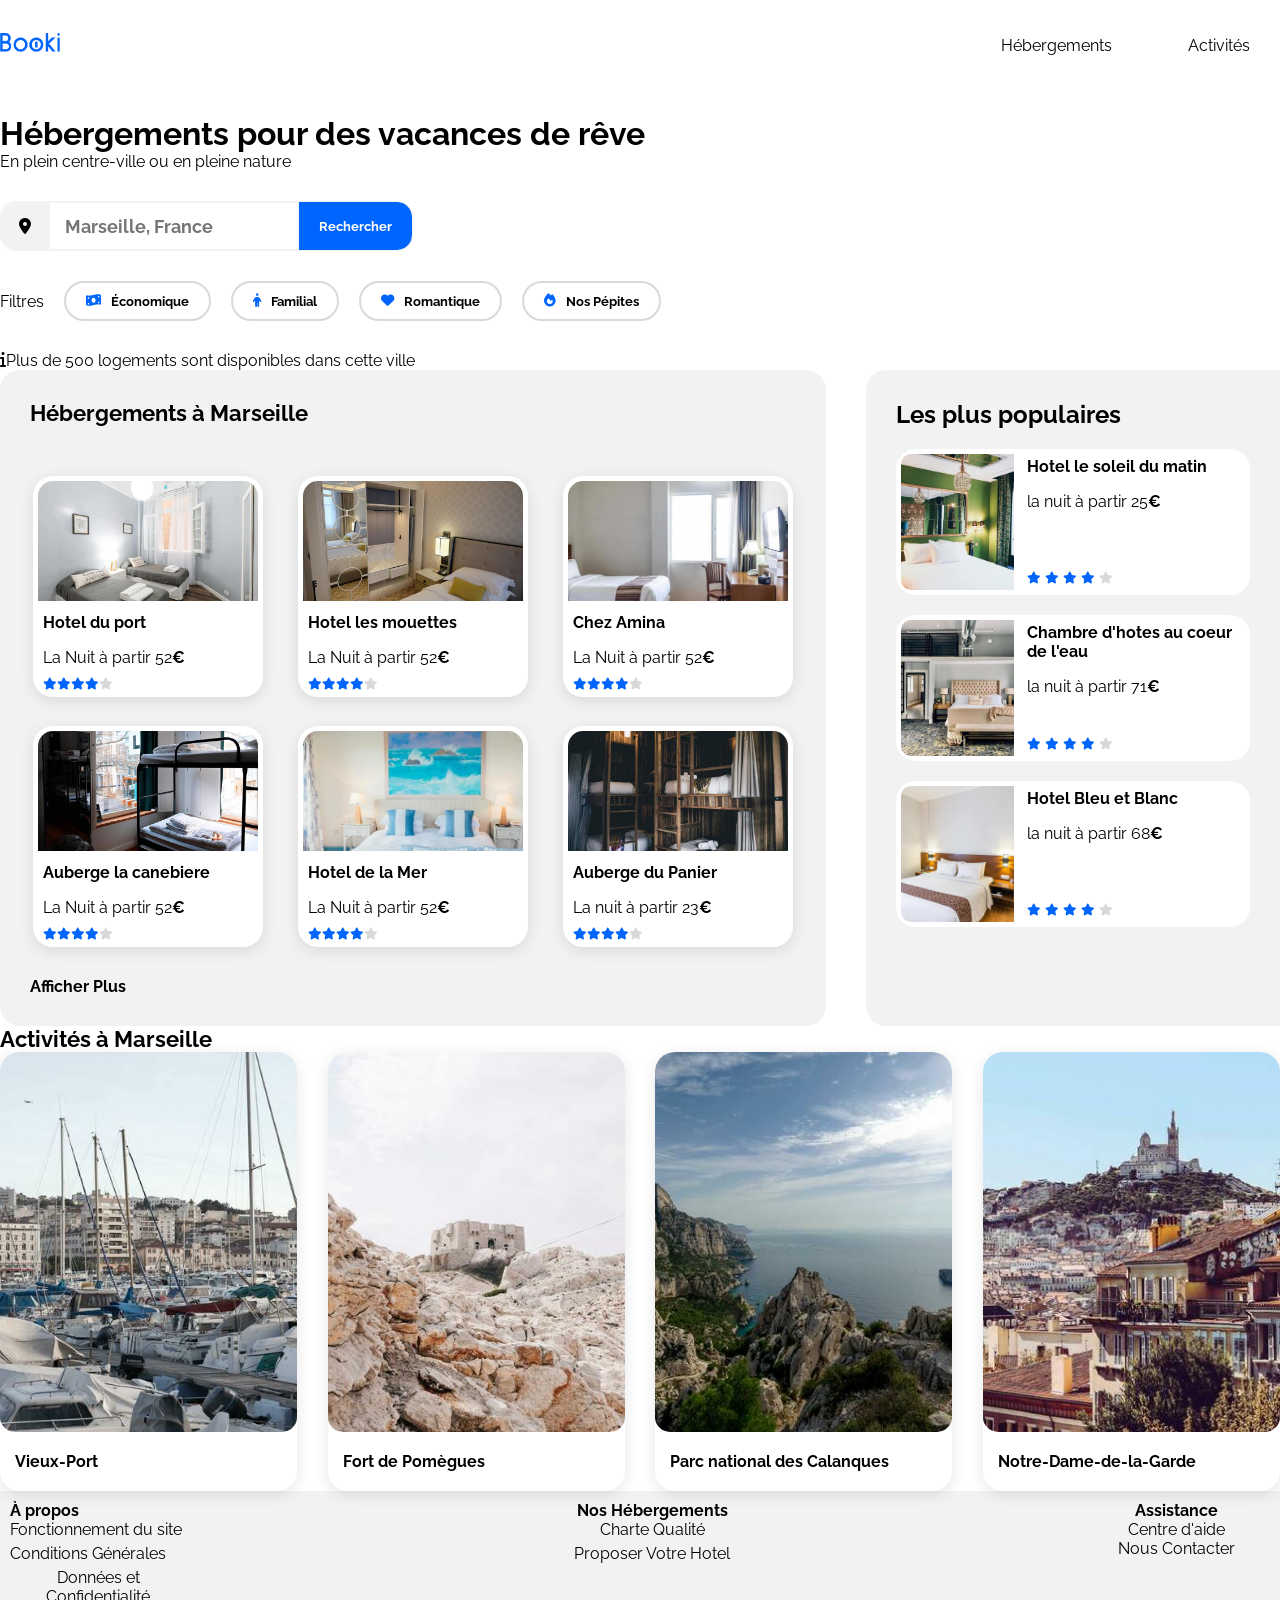
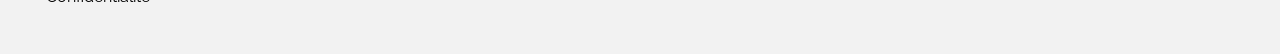
<file: Index.html>
<!doctype html>
<html lang="fr">
  <head>
    <meta charset="UTF-8" />
    <meta name="viewport" content="width=device-width, initial-scale=1.0" />
    <title>Booki</title>
    <link rel="preconnect" href="https://fonts.googleapis.com" />
    <link rel="preconnect" href="https://fonts.gstatic.com" crossorigin />
    <link
      href="https://fonts.googleapis.com/css2?family=Raleway:wght@400;500;700&display=swap"
      rel="stylesheet"
    />
    <link
      rel="stylesheet"
      href="https://cdnjs.cloudflare.com/ajax/libs/font-awesome/6.2.1/css/all.min.css"
      integrity="sha512-MV7K8+y+gLIBoVD59lQIYicR65iaqukzvf/nwasF0nqhPay5w/9lJmVM2hMDcnK1OnMGCdVK+iQrJ7lzPJQd1w=="
      crossorigin="anonymous"
      referrerpolicy="no-referrer"
    />
    <link rel="stylesheet" href="./style.css" />
  </head>
  <body>
    <header>
      <nav>
        <img src="images/logo/Booki.png" alt="Logo Booki" />
        <ul>
          <li><a href="#hebergements">Hébergements</a></li>
          <li><a href="#activites">Activités</a></li>
        </ul>
      </nav>
      <h1>Hébergements pour des vacances de rêve</h1>
      <p>En plein centre-ville ou en pleine nature</p>

      <form action="#" method="get" class="search-form">
        <div class="search-location-icon">
          <i class="fa-solid fa-location-dot"></i>
        </div>
        <input
          type="text"
          class="search-input"
          placeholder="Marseille, France"
          aria-label="Rechercher une ville"
        />

        <button type="submit" class="search-submit">
          <span class="submit-text">Rechercher</span>
          <i class="fa-solid fa-magnifying-glass search-mobile-icon"></i>
        </button>
      </form>
      <div class="filters">
        <span>Filtres</span>
        <button class="filter-btn">
          <i class="fa-solid fa-money-bill-wave"></i>Économique
        </button>
        <button class="filter-btn">
          <i class="fa-solid fa-person"></i>Familial
        </button>
        <button class="filter-btn">
          <i class="fa-solid fa-heart"></i>Romantique
        </button>
        <button class="filter-btn">
          <i class="fa-solid fa-fire"></i>Nos Pépites
        </button>
      </div>
      <div class="search-info">
        <i class="fa-solid fa-info"></i>
        <p>Plus de 500 logements sont disponibles dans cette ville</p>
      </div>
    </header>
    <main>
      <section class="hebergements" id="hebergements">
        <div class="hebergements-and-populaires">
          <div class="hebergement-container">
            <h2 class="section-title">Hébergements à Marseille</h2>
            <div class="Cartes-hebergements">
              <div class="hebergements-cards">
                <img
                  class="Port"
                  src="./images/hebergements/fred-kleber.jpg"
                  alt="Chambre avec lit double"
                />
                <h3 class="card-title">Hotel du port</h3>
                <p class="card-subtitle">
                  La Nuit à partir 52<strong>€</strong>
                </p>
                <div class="card-rating">
                  <i class="fa-xs fa-solid fa-star" aria-hidden="true"></i>
                  <i class="fa-xs fa-solid fa-star" aria-hidden="true"></i>
                  <i class="fa-xs fa-solid fa-star" aria-hidden="true"></i>
                  <i class="fa-xs fa-solid fa-star" aria-hidden="true"></i>
                  <i
                    class="fa-xs fa-solid fa-star neutral-star"
                    aria-hidden="true"
                  ></i>
                </div>
              </div>
              <div class="hebergements-cards">
                <img
                  class="Mouettes"
                  src="./images/hebergements/reisetopia.jpg"
                  alt="Chambre avec lit double"
                />
                <h3 class="card-title">Hotel les mouettes</h3>
                <p class="card-subtitle">
                  La Nuit à partir 52<strong>€</strong>
                </p>
                <div class="card-rating">
                  <i class="fa-xs fa-solid fa-star" aria-hidden="true"></i>
                  <i class="fa-xs fa-solid fa-star" aria-hidden="true"></i>
                  <i class="fa-xs fa-solid fa-star" aria-hidden="true"></i>
                  <i class="fa-xs fa-solid fa-star" aria-hidden="true"></i>
                  <i
                    class="fa-xs fa-solid fa-star neutral-star"
                    aria-hidden="true"
                  ></i>
                </div>
              </div>
              <div class="hebergements-cards">
                <img
                  class="Amina"
                  src="./images/hebergements/febrian-zakaria.jpg"
                  alt="Chambre avec lit double"
                />
                <h3 class="card-title">Chez Amina</h3>
                <p class="card-subtitle">
                  La Nuit à partir 52<strong>€</strong>
                </p>
                <div class="card-rating">
                  <i class="fa-xs fa-solid fa-star" aria-hidden="true"></i>
                  <i class="fa-xs fa-solid fa-star" aria-hidden="true"></i>
                  <i class="fa-xs fa-solid fa-star" aria-hidden="true"></i>
                  <i class="fa-xs fa-solid fa-star" aria-hidden="true"></i>
                  <i
                    class="fa-xs fa-solid fa-star neutral-star"
                    aria-hidden="true"
                  ></i>
                </div>
              </div>
              <div class="hebergements-cards">
                <img
                  class="Canebiere"
                  src="./images/hebergements/marcus-loke.jpg"
                  alt="Chambre avec lit double"
                />
                <h3 class="card-title">Auberge la canebiere</h3>
                <p class="card-subtitle">
                  La Nuit à partir 52<strong>€</strong>
                </p>
                <div class="card-rating">
                  <i class="fa-xs fa-solid fa-star" aria-hidden="true"></i>
                  <i class="fa-xs fa-solid fa-star" aria-hidden="true"></i>
                  <i class="fa-xs fa-solid fa-star" aria-hidden="true"></i>
                  <i class="fa-xs fa-solid fa-star" aria-hidden="true"></i>
                  <i
                    class="fa-xs fa-solid fa-star neutral-star"
                    aria-hidden="true"
                  ></i>
                </div>
              </div>
              <div class="hebergements-cards">
                <img
                  class="cestlamer"
                  src="images/hebergements/annie-spratt.jpg"
                  alt="chambre tout court"
                />
                <h3 class="card-title">Hotel de la Mer</h3>
                <p class="card-subtitle">
                  La Nuit à partir 52<strong>€</strong>
                </p>
                <div class="card-rating">
                  <i class="fa-xs fa-solid fa-star" aria-hidden="true"></i>
                  <i class="fa-xs fa-solid fa-star" aria-hidden="true"></i>
                  <i class="fa-xs fa-solid fa-star" aria-hidden="true"></i>
                  <i class="fa-xs fa-solid fa-star" aria-hidden="true"></i>
                  <i
                    class="fa-xs fa-solid fa-star neutral-star"
                    aria-hidden="true"
                  ></i>
                </div>
              </div>
              <div class="hebergements-cards">
                <img
                  class="Auberge"
                  src="images/hebergements/nicate-lee.jpg"
                  alt="Auberge"
                />
                <h3 class="card-title">Auberge du Panier</h3>
                <p class="card-subtitle">
                  La nuit à partir 23<strong>€</strong>
                </p>
                <div class="card-rating">
                  <i class="fa-xs fa-solid fa-star" aria-hidden="true"></i>
                  <i class="fa-xs fa-solid fa-star" aria-hidden="true"></i>
                  <i class="fa-xs fa-solid fa-star" aria-hidden="true"></i>
                  <i class="fa-xs fa-solid fa-star" aria-hidden="true"></i>
                  <i
                    class="fa-xs fa-solid fa-star neutral-star"
                    aria-hidden="true"
                  ></i>
                </div>
              </div>
            </div>
            <p><strong>Afficher Plus</strong></p>
          </div>
          <div class="populaires-container">
            <h2 class="titre-populaire">Les plus populaires</h2>
            <div class="populaire-carte-container">
              <div class="populary-card">
                <img
                  class="lesoleil"
                  src="images/hebergements/emile-guillemot.jpg"
                  alt="Soleil"
                />
                <div class="content-populary-card">
                  <div>
                    <h3 class="card-title-populary">
                      Hotel le soleil du matin
                    </h3>
                    <p class="card-subtitle-populary">
                      la nuit à partir 25<strong>€</strong>
                    </p>
                  </div>
                  <div class="card-rating-populary">
                    <i class="fa-xs fa-solid fa-star" aria-hidden="true"></i>
                    <i class="fa-xs fa-solid fa-star" aria-hidden="true"></i>
                    <i class="fa-xs fa-solid fa-star" aria-hidden="true"></i>
                    <i class="fa-xs fa-solid fa-star" aria-hidden="true"></i>
                    <i
                      class="fa-xs fa-solid fa-star neutral-star"
                      aria-hidden="true"
                    ></i>
                  </div>
                </div>
              </div>
              <div class="populary-card">
                <img
                  class="Coeur"
                  src="images/hebergements/aw-creative.jpg"
                  alt="Bois"
                />
                <div class="content-populary-card">
                  <div>
                    <h3 class="card-title-populary">
                      Chambre d'hotes au coeur de l'eau
                    </h3>
                    <p class="card-subtitle-populary">
                      la nuit à partir 71<strong>€</strong>
                    </p>
                  </div>
                  <div class="card-rating-populary">
                    <i class="fa-xs fa-solid fa-star" aria-hidden="true"></i>
                    <i class="fa-xs fa-solid fa-star" aria-hidden="true"></i>
                    <i class="fa-xs fa-solid fa-star" aria-hidden="true"></i>
                    <i class="fa-xs fa-solid fa-star" aria-hidden="true"></i>
                    <i
                      class="fa-xs fa-solid fa-star neutral-star"
                      aria-hidden="true"
                    ></i>
                  </div>
                </div>
              </div>
              <div class="populary-card">
                <img
                  class="Blanc"
                  src="images/hebergements/febrian-zakaria2.jpg"
                  alt="Bleu"
                />
                <div class="content-populary-card">
                  <div>
                    <h3 class="card-title-populary">
                      <strong>Hotel Bleu et Blanc</strong>
                    </h3>
                    <p class="card-subtitle-populary">
                      la nuit à partir 68<strong>€</strong>
                    </p>
                  </div>
                  <div class="card-rating-populary">
                    <i class="fa-xs fa-solid fa-star" aria-hidden="true"></i>
                    <i class="fa-xs fa-solid fa-star" aria-hidden="true"></i>
                    <i class="fa-xs fa-solid fa-star" aria-hidden="true"></i>
                    <i class="fa-xs fa-solid fa-star" aria-hidden="true"></i>
                    <i
                      class="fa-xs fa-solid fa-star neutral-star"
                      aria-hidden="true"
                    ></i>
                  </div>
                </div>
              </div>
            </div>
          </div>
        </div>
      </section>
      <section class="activities" id="activites">
        <h2 class="section-title">Activités à Marseille</h2>
        <div class="activities-grid">
          <a href="#" class="activity-card">
            <img src="images/activites/reno-laithienne.jpg" alt="Vieux Port" />
            <div class="activity-card-content">
              <h3>Vieux-Port</h3>
            </div>
          </a>
          <a href="#" class="activity-card">
            <img
              src="images/activites/paul-hermann.jpg"
              alt="Fort de Pomègues"
            />
            <div class="activity-card-content">
              <h3>Fort de Pomègues</h3>
            </div>
          </a>
          <a href="#" class="activity-card">
            <img
              src="images/activites/kilyan-sockalingum.jpg"
              alt="Parc national des Calanques"
            />
            <div class="activity-card-content">
              <h3>Parc national des Calanques</h3>
            </div>
          </a>
          <a href="#" class="activity-card">
            <img
              src="images/activites/florian-wehde.jpg"
              alt="Notre-Dame-de-la-Garde"
            />
            <div class="activity-card-content">
              <h3>Notre-Dame-de-la-Garde</h3>
            </div>
          </a>
        </div>
      </section>
    </main>
    <footer>
      <article class="Footer-end">
        <div class="Website-end1">
          <p><strong>À propos</strong></p>
          <ul>
            <li><a href="#">Fonctionnement du site</a></li>
            <li><a href="#">Conditions Générales</a></li>
            <li><a href="#">Données et Confidentialité</a></li>
          </ul>
        </div>
        <div class="Website-end2">
          <p><strong>Nos Hébergements</strong></p>
          <ul>
            <li><a href="#">Charte Qualité</a></li>
            <li><a href="#">Proposer Votre Hotel</a></li>
          </ul>
        </div>
        <div class="Website-end3">
          <p><strong>Assistance</strong></p>
          <ul>
            <li><a href="#">Centre d'aide</a></li>
            <li><a href="#">Nous Contacter</a></li>
          </ul>
        </div>
      </article>
    </footer>
  </body>
</html>
</file>
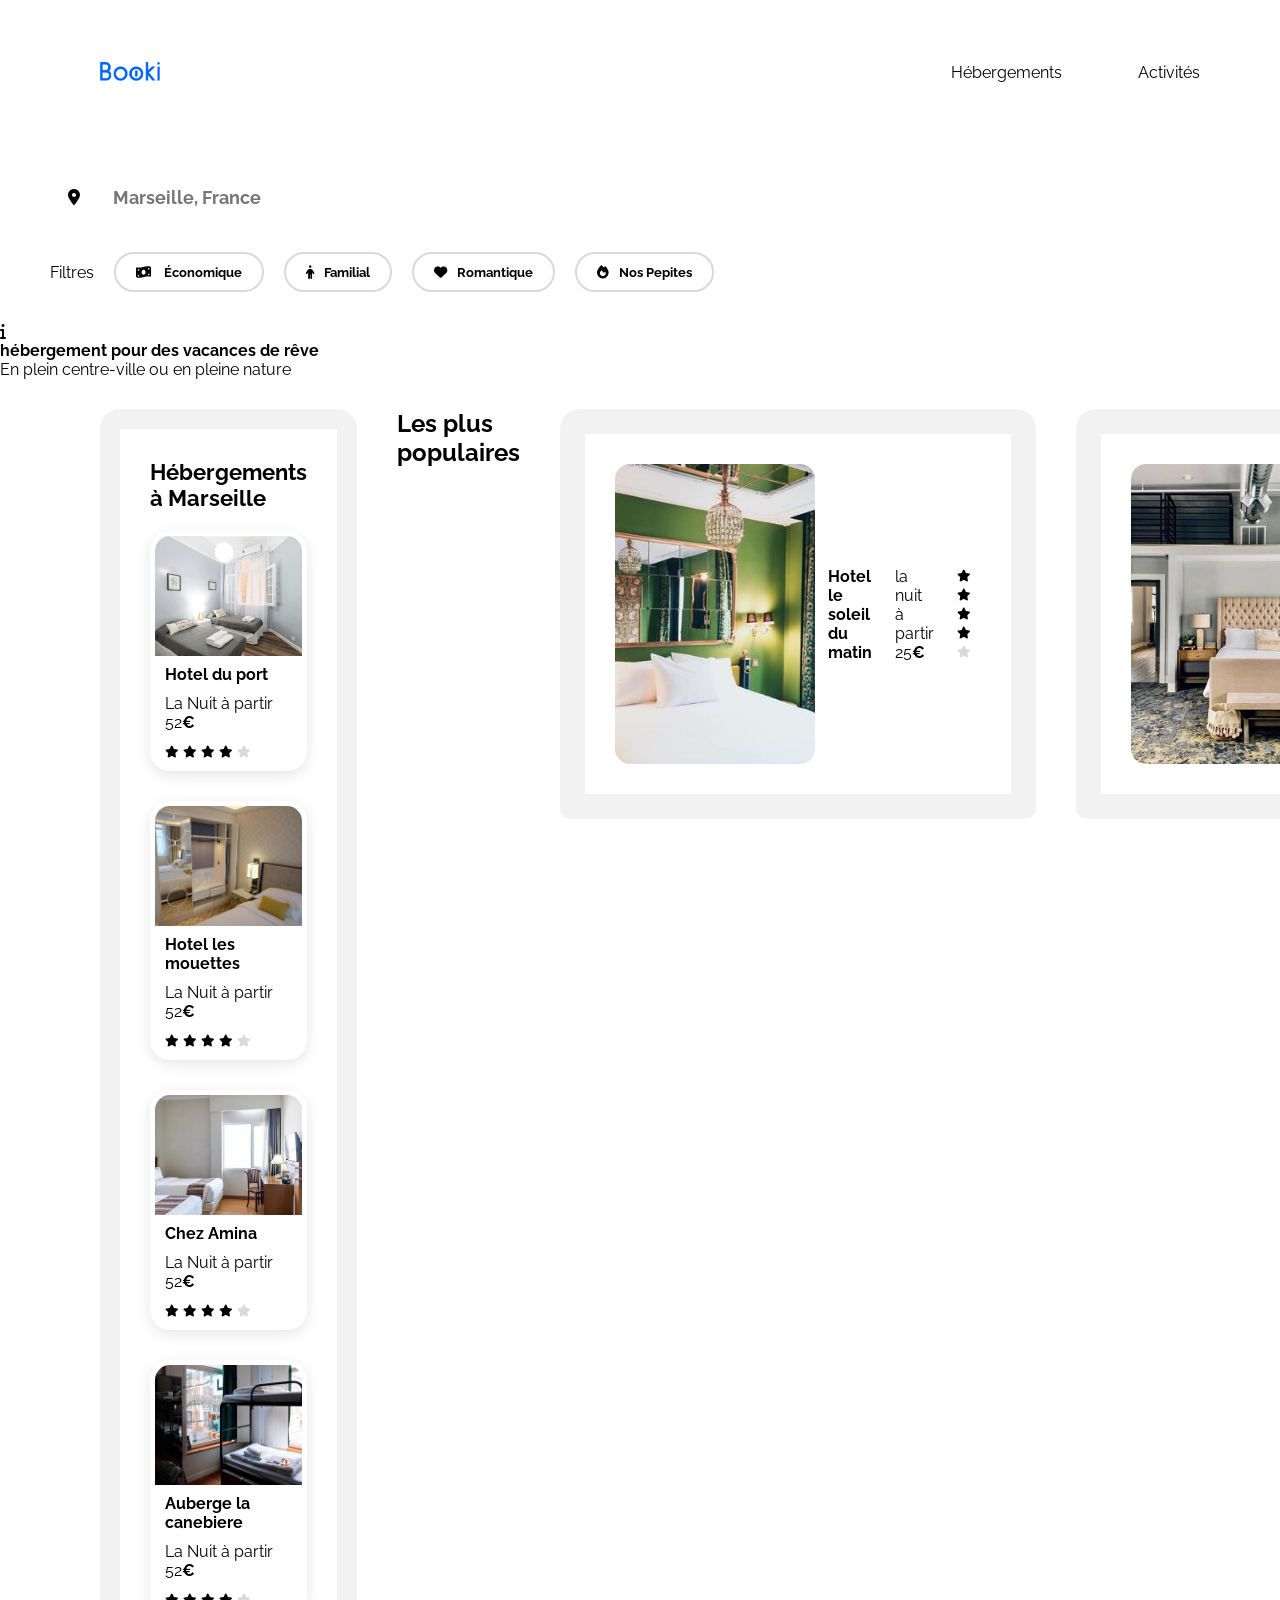
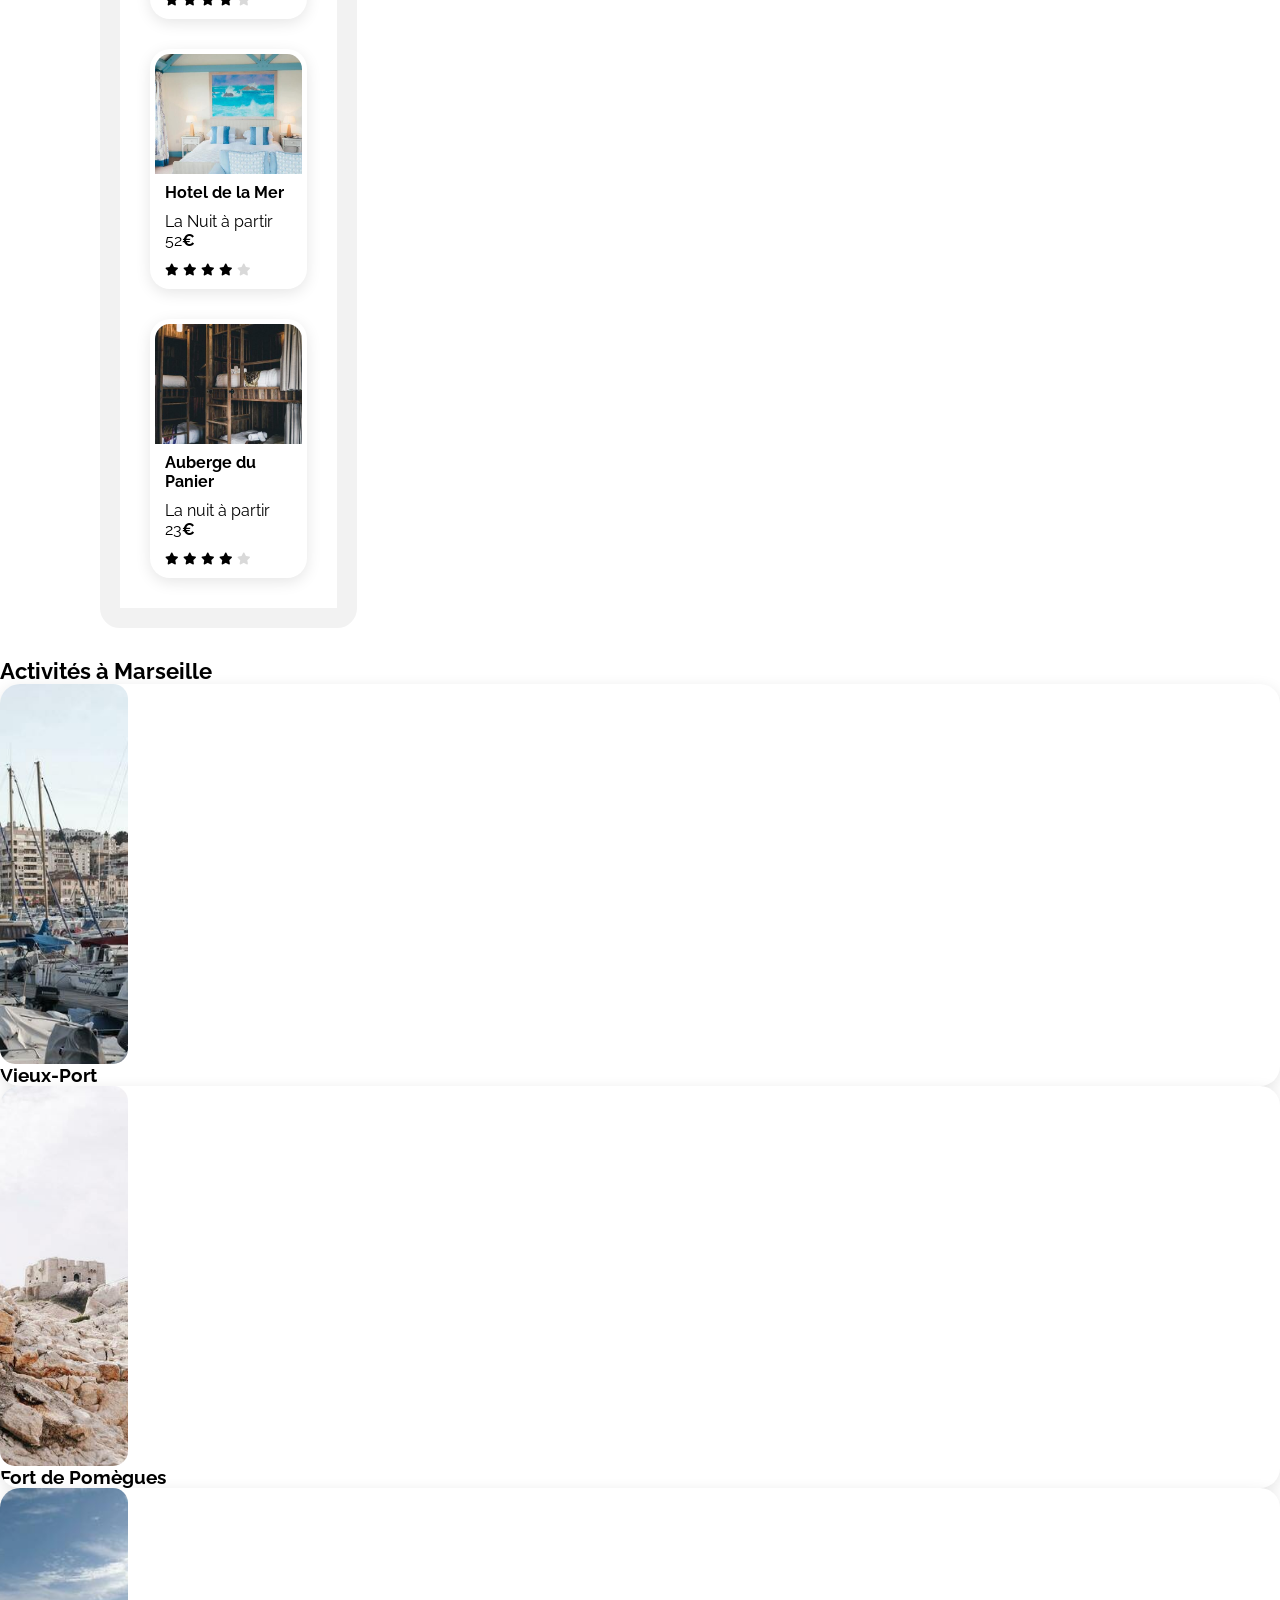
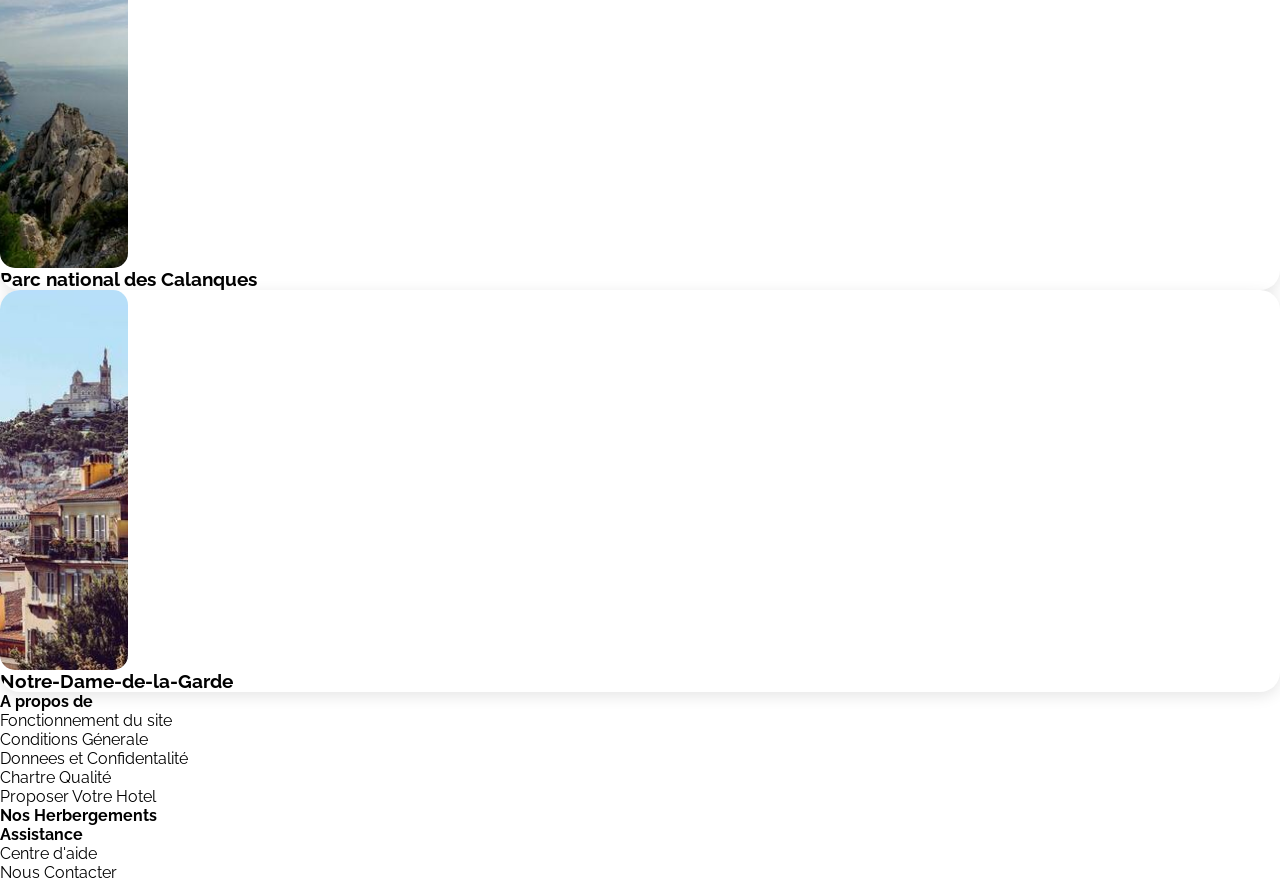
<file: test.html>
<!doctype html>
<html lang="fr">
  <head>
    <meta charset="UTF-8" />
    <meta name="viewport" content="width=device-width, initial-scale=1.0" />
    <title>Booki</title>
    <link rel="preconnect" href="https://fonts.googleapis.com" />
    <link rel="preconnect" href="https://fonts.gstatic.com" crossorigin />
    <link
      href="https://fonts.googleapis.com/css2?family=Raleway:wght@400;500;700&display=swap"
      rel="stylesheet"
    />
    <link
      rel="stylesheet"
      href="https://cdnjs.cloudflare.com/ajax/libs/font-awesome/6.2.1/css/all.min.css"
      integrity="sha512-MV7K8+y+gLIBoVD59lQIYicR65iaqukzvf/nwasF0nqhPay5w/9lJmVM2hMDcnK1OnMGCdVK+iQrJ7lzPJQd1w=="
      crossorigin="anonymous"
      referrerpolicy="no-referrer"
    />
    <link rel="stylesheet" href="./test.css" />
  </head>

  <body>
    <header>
      <nav>
        <img src="images/logo/Booki.png" alt="Logo Booki" />
        <ul>
          <li><a href="#hebergements">Hébergements</a></li>
          <li><a href="#activites">Activités</a></li>
        </ul>
      </nav>
      <form action="#" method="get" class="search-form">
        <div class="search-location-icon">
          <i class="fa-solid fa-location-dot"></i>
        </div>

        <input
          type="text"
          class="search-input"
          placeholder="Marseille, France"
          aria-label="Rechercher une ville"
        />

        <button type="submit" class="search-submit">
          <span class="submit-text">Rechercher</span>
          <i class="fa-solid fa-magnifying-glass search-mobile-icon"></i>
        </button>
      </form>
      <div class="filters">
        <span>Filtres</span>
        <button class="filter-btn">
          <i class="fa-solid fa-money-bill-wave"></i>
          Économique
        </button>
        <button class="filter-btn">
          <i class="fa-solid fa-person"></i>Familial
        </button>
        <button class="filter-btn">
          <i class="fa-solid fa-heart"></i>Romantique
        </button>
        <button class="filter-btn">
          <i class="fa-solid fa-fire"></i>Nos Pepites
        </button>
      </div>
    </header>

    <main>
      <section class="search-section">
        <i class="fa-solid fa-info"></i>
        <p><strong>hébergement pour des vacances de rêve</strong></p>
        <p>En plein centre-ville ou en pleine nature</p>
      </section>
      <section class="hebergements" id="hebergements">
        <div class="hebergements-and-populaires">
          <div class="hebergement-container">
            <h1 class="section-title">Hébergements à Marseille</h1>
            <div class="Cartes-hebergements">
              <div class="hebergements-cards">
                <img
                  class="Port"
                  src="./images/hebergements/fred-kleber.jpg"
                  alt="Chambre avec lit double"
                />
                <h3 class="card-title">Hotel du port</h3>
                <p class="card-subtitle">
                  La Nuit à partir 52<strong>€</strong>
                </p>
                <div class="card-rating">
                  <i class="fa-xs fa-solid fa-star" aria-hidden="true"></i>
                  <i class="fa-xs fa-solid fa-star" aria-hidden="true"></i>
                  <i class="fa-xs fa-solid fa-star" aria-hidden="true"></i>
                  <i class="fa-xs fa-solid fa-star" aria-hidden="true"></i>
                  <i
                    class="fa-xs fa-solid fa-star neutral-star"
                    aria-hidden="true"
                  ></i>
                </div>
              </div>
              <div class="hebergements-cards">
                <img
                  class="Mouettes"
                  src="./images/hebergements/reisetopia.jpg"
                  alt="Chambre avec lit double"
                />
                <h3 class="card-title">Hotel les mouettes</h3>
                <p class="card-subtitle">
                  La Nuit à partir 52<strong>€</strong>
                </p>
                <div class="card-rating">
                  <i class="fa-xs fa-solid fa-star" aria-hidden="true"></i>
                  <i class="fa-xs fa-solid fa-star" aria-hidden="true"></i>
                  <i class="fa-xs fa-solid fa-star" aria-hidden="true"></i>
                  <i class="fa-xs fa-solid fa-star" aria-hidden="true"></i>
                  <i
                    class="fa-xs fa-solid fa-star neutral-star"
                    aria-hidden="true"
                  ></i>
                </div>
              </div>
              <div class="hebergements-cards">
                <img
                  class="Amina"
                  src="./images/hebergements/febrian-zakaria.jpg"
                  alt="Chambre avec lit double"
                />
                <h3 class="card-title">Chez Amina</h3>
                <p class="card-subtitle">
                  La Nuit à partir 52<strong>€</strong>
                </p>
                <div class="card-rating">
                  <i class="fa-xs fa-solid fa-star" aria-hidden="true"></i>
                  <i class="fa-xs fa-solid fa-star" aria-hidden="true"></i>
                  <i class="fa-xs fa-solid fa-star" aria-hidden="true"></i>
                  <i class="fa-xs fa-solid fa-star" aria-hidden="true"></i>
                  <i
                    class="fa-xs fa-solid fa-star neutral-star"
                    aria-hidden="true"
                  ></i>
                </div>
              </div>
              <div class="hebergements-cards">
                <img
                  class="Canebiere"
                  src="./images/hebergements/marcus-loke.jpg"
                  alt="Chambre avec lit double"
                />
                <h3 class="card-title">Auberge la canebiere</h3>
                <p class="card-subtitle">
                  La Nuit à partir 52<strong>€</strong>
                </p>
                <div class="card-rating">
                  <i class="fa-xs fa-solid fa-star" aria-hidden="true"></i>
                  <i class="fa-xs fa-solid fa-star" aria-hidden="true"></i>
                  <i class="fa-xs fa-solid fa-star" aria-hidden="true"></i>
                  <i class="fa-xs fa-solid fa-star" aria-hidden="true"></i>
                  <i
                    class="fa-xs fa-solid fa-star neutral-star"
                    aria-hidden="true"
                  ></i>
                </div>
              </div>
              <div class="hebergements-cards">
                <img
                  class="cestlamer"
                  src="images/hebergements/annie-spratt.jpg"
                  alt="chambre tout court"
                />
                <h3 class="card-title">Hotel de la Mer</h3>
                <p class="card-subtitle">
                  La Nuit à partir 52<strong>€</strong>
                </p>
                <div class="card-rating">
                  <i class="fa-xs fa-solid fa-star" aria-hidden="true"></i>
                  <i class="fa-xs fa-solid fa-star" aria-hidden="true"></i>
                  <i class="fa-xs fa-solid fa-star" aria-hidden="true"></i>
                  <i class="fa-xs fa-solid fa-star" aria-hidden="true"></i>
                  <i
                    class="fa-xs fa-solid fa-star neutral-star"
                    aria-hidden="true"
                  ></i>
                </div>
              </div>
              <div class="hebergements-cards">
                <img
                  class="Auberge"
                  src="images/hebergements/nicate-lee.jpg"
                  alt="Auberge"
                />
                <h3 class="card-title">Auberge du Panier</h3>
                <p class="card-subtitle">
                  La nuit à partir 23<strong>€</strong>
                </p>
                <div class="card-rating">
                  <i class="fa-xs fa-solid fa-star" aria-hidden="true"></i>
                  <i class="fa-xs fa-solid fa-star" aria-hidden="true"></i>
                  <i class="fa-xs fa-solid fa-star" aria-hidden="true"></i>
                  <i class="fa-xs fa-solid fa-star" aria-hidden="true"></i>
                  <i
                    class="fa-xs fa-solid fa-star neutral-star"
                    aria-hidden="true"
                  ></i>
                </div>
              </div>
            </div>
          </div>
          <h2 class="titre-populaire">Les plus populaires</h2>
          <div class="populary-card">
            <img
              class="lesoleil"
              src="images/hebergements/emile-guillemot.jpg"
              alt="Soleil"
            />
            <h3 class="card-title">Hotel le soleil du matin</h3>
            <p class="card-subtitle">la nuit à partir 25<strong>€</strong></p>
            <div class="card-rating">
              <i class="fa-xs fa-solid fa-star" aria-hidden="true"></i>
              <i class="fa-xs fa-solid fa-star" aria-hidden="true"></i>
              <i class="fa-xs fa-solid fa-star" aria-hidden="true"></i>
              <i class="fa-xs fa-solid fa-star" aria-hidden="true"></i>
              <i
                class="fa-xs fa-solid fa-star neutral-star"
                aria-hidden="true"
              ></i>
            </div>
          </div>
          <div class="populary-card">
            <img
              class="Coeur"
              src="images/hebergements/aw-creative.jpg"
              alt="Bois"
            />
            <div class="content-populary-card">
              <h3 class="card-title">Chambre d'hotes au coeur de l'eau</h3>
              <p class="card-subtitle">la nuit à partir 71<strong>€</strong></p>
              <div class="card-rating">
                <i class="fa-xs fa-solid fa-star" aria-hidden="true"></i>
                <i class="fa-xs fa-solid fa-star" aria-hidden="true"></i>
                <i class="fa-xs fa-solid fa-star" aria-hidden="true"></i>
                <i class="fa-xs fa-solid fa-star" aria-hidden="true"></i>
                <i
                  class="fa-xs fa-solid fa-star neutral-star"
                  aria-hidden="true"
                ></i>
              </div>
            </div>
          </div>
          <div class="populary-card">
            <img
              class="Blanc"
              src="images/hebergements/febrian-zakaria2.jpg"
              alt="Bleu"
            />
            <p class="card-title">Hotel Bleu et Blanc</p>
            <p class="card-subtitle">la nuit à partir 68<strong>€</strong></p>
            <div class="card-rating">
              <i class="fa-xs fa-solid fa-star" aria-hidden="true"></i>
              <i class="fa-xs fa-solid fa-star" aria-hidden="true"></i>
              <i class="fa-xs fa-solid fa-star" aria-hidden="true"></i>
              <i class="fa-xs fa-solid fa-star" aria-hidden="true"></i>
              <i
                class="fa-xs fa-solid fa-star neutral-star"
                aria-hidden="true"
              ></i>
            </div>
          </div>
        </div>
      </section>
      <section class="activities" id="activites">
        <h2 class="section-title">Activités à Marseille</h2>
        <div class="activities-grid">
          <a href="#" class="activity-card">
            <img src="images/activites/reno-laithienne.jpg" alt="Vieux Port" />
            <div class="activity-card-content">
              <h3>Vieux-Port</h3>
            </div>
          </a>
          <a href="#" class="activity-card">
            <img
              src="images/activites/paul-hermann.jpg"
              alt="Fort de Pomègues"
            />
            <div class="activity-card-content">
              <h3>Fort de Pomègues</h3>
            </div>
          </a>
          <a href="#" class="activity-card">
            <img
              src="images/activites/kilyan-sockalingum.jpg"
              alt="Parc national des Calanques"
            />
            <div class="activity-card-content">
              <h3>Parc national des Calanques</h3>
            </div>
          </a>
          <a href="#" class="activity-card">
            <img
              src="images/activites/florian-wehde.jpg"
              alt="Notre-Dame-de-la-Garde"
            />
            <div class="activity-card-content">
              <h3>Notre-Dame-de-la-Garde</h3>
            </div>
          </a>
        </div>
      </section>
    </main>
    <footer>
      <p><strong>A propos de</strong></p>
      <ul>
        <li>Fonctionnement du site</li>
        <li>Conditions Génerale</li>
        <li>Donnees et Confidentalité</li>
      </ul>
      <ul>
        <li>Chartre Qualité</li>
        <li>Proposer Votre Hotel</li>
      </ul>
      <p><strong>Nos Herbergements</strong></p>
      <p><strong>Assistance</strong></p>
      <ul>
        <li>Centre d'aide</li>
        <li>Nous Contacter</li>
      </ul>
    </footer>
  </body>
</html>
</file>
<file: style.css>
/* Variables de couleurs officielles */

:root {
    --main-color: #0065FC;
    --main-bg-color: #F2F2F2;
    --filter-bg-color: #DEEBFF;
}
*{
    box-sizing: border-box;
    list-style: none;
    font-family: "Raleway", sans-serif;
    margin: 0;
    padding: 0;
}
body {
    min-height: 100vh;
    max-width: 1440px;
    min-width: 320px;
    margin: 0 auto;
}
    
   
 h3 {
    font-size: 1rem;
 }   


.search-form {
    display: inline-flex; /* Aligne l'icône, l'input et le bouton */
    border: 1px solid var(--main-bg-color);
    border-radius: 15px;
    height: 50px;
    overflow: hidden;
    margin: 30px 0px;
    
}
.search-location-icon {
    background-color: var(--main-bg-color);
    padding: 0 18px;
    display: flex;
    align-items: center;
    justify-content: center;
    border-radius: 15px 0 0 15px;
}
.search-input {
    border: 1px solid var(--main-bg-color);
    padding: 0 15px;
    font-weight: bold;
    font-size: 18px;
    outline: none;
    width: 250px;
}
.search-submit {
    background-color: var(--main-color);
    color: white;
    border: none;
    padding: 0 20px;
    cursor: pointer;
    font-weight: bold;
    border-radius: 0 15px 15px 0;
}
.search-submit:hover{
    background-color: var(--main-bg-color);
    border: 1px solid var(--filter-bg-color);
    color: var(--main-color);
    }


.search-mobile-icon {
    display: none;
}

a{
    text-decoration: none;
    color: inherit;


}
.card-rating {
    color: var(--main-color);
    display: flex; 
}
.content-soleil{
    display: flex;

}

.populary-card {

    display: flex;
    gap: 3px;
    background-color: white;
    box-sizing: border-box;
    border-radius: 20px;
    
    
}  

.activities-grid {
    display: flex;    
    flex-direction: row;    
    justify-content: space-between;
}

.search-info{
    display: flex;
    text-align: center;
}









nav{
    display: flex;
    align-items: center;
    justify-content: space-between;
    padding-bottom: 30px;
}
nav img{
    width: auto;
    height: 19px;
}
nav ul{
    display: flex;
    gap: 16px;
    list-style: none;
    border-top: 3px solid transparent;
}
nav ul li{
    padding: 30px;
    border-top: 3px solid transparent;

}
nav li:hover{
    cursor: pointer;
    border-top: 3px solid var(--main-color);
    color: var(--main-color);
}
.populaire-carte-container{
    display: flex;
    gap: 20px;
    flex-direction: column;


}

.filters{
    display: flex;
    align-items: center;
    gap: 20px;
    margin-bottom: 30px;
}
.filter-btn{
    display: flex;
    align-items: center;
    background: none;
    font-weight: bold;
    padding: 10px 20px;
    border-radius: 25px;
    border: 2px solid #d9d9d9;
    transition: 0.3s;
    cursor: pointer;
}
.filter-btn i{
    color: var(--main-color);
    margin-right: 10px;
}

.filter-btn:hover{
    cursor: pointer;
    background-color: var(--filter-bg-color);
    color: var(--main-color);
}
.fa-solid fa-info{
    border: 2px solid black;
    border-radius: 25px;

}

a {
    color: inherit;
    text-decoration: none;
}

.section-title {
    margin: 0;
    font-size: 22px;
}

/* Correction du logo */
.headerimg {
    height: 19px;
    padding: 30px 0;
}

/* Styles des cartes (commun) */
.card {
    background-color: white;
    border-radius: 20px;
    padding: 5px;
    filter: drop-shadow(0px 3px 15px rgba(0, 0, 0, 0.1));
}

.card img {
    object-fit: cover;
    border-top-left-radius: 20px;
}



.euro {
    font-weight: 700;
}

/* Couleur des étoiles */
.fa-star {
    color: #0065FC;

}

.neutral-star {
    color: var(--main-bg-color) !important;
}

/****** Hebergements And +Populaires ***********/

.hebergements-and-populaires {
    gap: 40px; 
    display: flex;
    justify-content: space-between;
}



.Cartes-hebergements{
    display: flex;
    flex-wrap: wrap;
    justify-content: space-around;
    gap: 29px;
    margin-top: 20px;
    cursor: pointer;
}

.Cartes-hebergements :hover{
    opacity: 1;
}
.hebergements-cards:hover {
    transform: scale(1.03);
    transition: transform 0.5s;
}

.hebergements-cards{
    padding: 5px;
    background-color: white;
    border-radius: 20px;
    box-shadow: 0px 4px 15px rgba(0, 0, 0, 0.1);
    min-width: 30%;
    

}
.hebergement-container{
    width: 66%;
    display: flex;
    flex-direction: column;
    gap: 30px;
    align-items: flex-start;
    background-color: #F2F2F2;
    border-radius: 20px;
    box-sizing: border-box;
    margin: 0 auto;
    padding: 30px;  

}

.hebergements-cards img {
    width: 100%;
    height: 120px; 
    object-fit: cover;
    border-radius: 15px 15px 0 0;

}
.card-title, .card-subtitle, .card-rating{
    padding : 8px 5px;
}

.card-title-populary, .card-subtitle-populary, .card-rating-populary{
    padding : 8px 5px;
}

.hebergements-and-populaires section {
    background-color: var(--main-bg-color);
    border-radius: 20px;
    padding: 30px;
    
}
.populary-container{
    width: 34%;
}


.populary-card img{
    display: flex;
    height: 146px;
    width: 123px;
    justify-content: center;
    align-items: center;
    object-fit: cover;
    border-radius: 15px 0 0 15px;
    box-sizing: border-box;
    padding: 5px;
}
/****** Hebergements ***********/







/****** Populaires ***********/
.populaires-container{
    display: flex;
    gap: 20px;
    width: 33%;
    background-color: var(--main-bg-color);
    border-top-left-radius: 20px;
    border-bottom-left-radius: 20px;
    flex-direction: column;
    padding: 30px;

    
}
.content-populary-card{
    display: flex;
    flex-direction: column;
    justify-content: space-between;


}
.h2.titre-populaire {
    padding: 10px;

}

.populaires {
    width: 35%;
}

.populaires-title {
    display: flex;
    justify-content: space-between;
    align-items: center;
}

.populaires-cards .card {
    display: flex;
    margin-top: 33px;
    height: 144px; /* Hauteur fixe pour les cartes populaires */
}

.populaires-cards img {
    width: 33%;
    height: 140px;
    border-bottom-left-radius: 20px;
    object-fit: cover;

}

.populary-card:hover{
    cursor: pointer;
    box-shadow: 0px 8px 20px rgba(0, 0, 0, 0.15);
    transform: scale(1.02);
}

.populaires-cards .card-content {
    width: 67%;
    padding: 15px;
    display: flex;
    flex-direction: column;
    justify-content: space-between;
    box-sizing: border-box;
    border: none;
    align-items: flex-start;

}
.activity-card:hover{
    cursor: pointer;
    box-shadow: 0px 8px 20px rgba(0, 0, 0, 0.15);
    opacity: 1;
    transform: scale(1.03);
}
.activity-card{
    display: flex;
    flex-direction: column;
    background-color: white;
    border-radius: 20px;
    box-shadow: 0px 4px 15px rgba(0, 0, 0, 0.1);
    overflow: hidden; 
    transition: transform 0.3s ease, box-shadow 0.3s ease;
    width: 297px;
}


.activity-card img{
    display: flex;
    height: 380px;
    width: 297px;
    object-fit: cover;
    justify-content: center;
    align-items: center;
    border-radius: 15px;
    box-sizing: border-box;
   
}
.activity-card-content{
    height: 59px;
    width: 297px;
    align-items: center;
    display: flex;
    padding-left: 15px;
}
.fa-star {
    color: var(--main-color);
}


.neutral-star {
    color: #d9d9d9!important;
}
.footer { 
    background-color: #F2F2F2;
    padding: 45px 50px;
    margin-top: 50px;
    display: flex;
}


.Footer-end {
    display: flex;
    justify-content: flex-start;
    gap: 30%;
    border: 10px solid #F2F2F2;
    width: 100%;
    height: 163px;
    opacity: 1;
    background-color: #F2F2F2;
    text-align: center;
   }



.Website-end1 {
    display: flex;
    width: 176px;
    height: 19px;
    text-align: center;
    flex-direction: column;
}
.Website-end2{
    display: flex;
    width: 176px;
    height: 19px;
    text-align: center;
    flex-direction: column;
}
.Website-end1 ul{
    display: flex;
    flex-direction: column;
    gap: 5px;
    height: 21px;
}
.Website-end2 ul{
    display: flex;
    flex-direction: column;
    gap: 5px; 
}

.Website-end1 li a{
    display: flex;
}
.Website-end1 p{
    display: flex;
    gap: 20%;
}







    
    
    


      


    

    
    



    


        


        

   
@media (max-width: 768px) {
    .main-container {
        display: flex;
        flex-direction: column;
    }

    .header {
        width: 100%;
    }

    nav ul{
        width: 100%;
        text-align: center;
    }


    .populaires-cards {
        display: flex;
        flex-direction: column;
    }
    .populaires-cards a {
        width: 100%;
    }
    .hebergements-and-populaires {
        width: 100%;
        display: flex;
        flex-direction: column-reverse;
    }
    
    .hebergement-container{
        width: 100%;
        flex-direction: column;

        }
    }


@media (max-width: 1024px) {

    .header {
        width: 100%;
        display: flex;
        flex-direction: column;
    }
    nav ul {
        display: flex;
        text-align: center;
        }
    
    body{
        padding: 0 50px;
    }
    .hebergements-and-populaires {
        flex-direction: column;
        width: 100%;
        flex-wrap: wrap;
        margin-bottom: 10px;
    }
    .hebergement-container{
        display: flex;
        width: 100%;
    }
    .populaires-container{
        flex-direction: column;
        width: 100%;
        padding-top: 28px;

    }
    .populaire-carte-container{
        display: flex;
        flex-direction: row;
        width: 100%;
    }
    .Cartes-hebergements {
        width: 100%;
     }
    .activities-grid{
        display: flex;
        width: 100%;

    }
    .Website-end1 ul{
        display: flex;
        flex-direction: column;

    }
    .activity-card img{
        display: flex;
        width: 193px;
        height: 200px;

    }
    .activity-card{
        display: flex;
        width: 193px;
        height: 270px;
    }
    .activity-card-content{
        width: 193px;
        height: 70px;
        padding: 20px 19px 20px 19px;
    }
    .activity-card-content h3{
        display: flex;
        width: 100%;
    }
    .Website-end1 li{
        display: flex;
        text-align: start;
    }
    .Website-end2 li{
        display: flex;
        text-align: start;
    }
    .Website-end2 p{
        display: flex;
        text-align: justify;

    }
    .Website-end3 li{
        display: flex;
        text-align: start;
    }
    .Website-end3 p{
        display: flex;
        text-align: justify;
    }

}
</file>
<file: test.css>
Variables de couleurs officielles

:root {
    --main-color: #0065FC;
    --main-bg-color: #F2F2F2;
    --filter-bg-color: #DEEBFF;
}
*{
    box-sizing: border-box;
    list-style: none;
    font-family: "Raleway", sans-serif;
    margin: 0;
    padding: 0;
    
}
body {
    max-width: 1440px;
    min-width: 320px;
   
    
}
header {
    padding: 0 50px;
}

.search-form {
    display: inline-flex; /* Aligne l'icône, l'input et le bouton */
    border: 1px solid var(--main-bg-color);
    border-radius: 15px;
    height: 50px;
    overflow: hidden;
    margin: 30px 0px;
    
}
.search-location-icon {
    background-color: var(--main-bg-color);
    padding: 0 18px;
    display: flex;
    align-items: center;
    justify-content: center;
    border-radius: 15px 0 0 15px;
}
.search-input {
    border: 1px solid var(--main-bg-color);
    padding: 0 15px;
    font-weight: bold;
    font-size: 18px;
    outline: none;
    width: 250px;
}
.search-submit {
    background-color: var(--main-color);
    color: white;
    border: none;
    padding: 0 20px;
    cursor: pointer;
    font-weight: bold;
    border-radius: 0 15px 15px 0;
}
.search-submit:hover{
    background-color: var(--main-bg-color);
    border: 1px solid var(--filter-bg-color);
    color: var(--main-color);
    }


.search-mobile-icon {
    display: none;
}

a{
    text-decoration: none;
    color: inherit;


}

.hebergement-container{
    min-height: auto;
    height: 66%;
    border: 20px solid #F2F2F2;
    border-radius: 20px;
    background-color: var(--main-bg-color);
    border-radius: 30px;
    box-sizing: border-box;
    padding: 30px;
    align-items: center;
    justify-content: space-between;
    border-top-left-radius: 20px;
    border-top-right-radius: 20px;
}


.populary-card {
    display: flex;
    min-height: auto;
    height: 30%;
    gap: 3px;
    border: 25px solid #F2F2F2;
    background-color: var(--main-bg-color);
    border-radius: 10px;
    box-sizing: border-box;
    padding: 30px;
    align-items: center;
    justify-content: space-between;
    border-top-left-radius: 20px;
    border-top-right-radius: 20px;
    
}  
.populary-card img{
    display: flex;
    height: 300px;
    width: 200px;
    object-fit: cover;
    border-radius: 15px;
    box-sizing: border-box;




}

    

    












nav{
    display: flex;
    align-items: center;
    justify-content: space-between;
    padding: 30px 0;
}
nav img{
    width: auto;
    margin: 30px 50px;
    height: 19px;
}
nav ul{
    display: flex;
    gap: 16px;
    list-style: none;
}
nav ul li{
    padding: 30px;
    border-top: 3px solid transparent;

}
nav ul li:hover{
    cursor: pointer;
    border-top: 3px solid var(--main-color);
    color: var(--main-color);
}


.filters{
    display: flex;
    align-items: center;
    gap: 20px;
    margin-bottom: 30px;
}
.filter-btn{
    background: none;
    font-weight: bold;
    padding: 10px 20px;
    border-radius: 25px;
    border: 2px solid #d9d9d9;
    transition: 0.3s;
    cursor: pointer;
}
.filter-btn i{
    color: var(--main-color);
    margin-right: 10px;
}

.filter-btn:hover{
    cursor: pointer;
    background-color: var(--filter-bg-color);
    color: var(--main-color);
    border-color: var(--main-color);
}


a {
    color: inherit;
    text-decoration: none;
}

.section-title {
    margin: 0;
    font-size: 22px;
}

/* Correction du logo */
.headerimg {
    height: 19px;
    padding: 30px 0;
}

/* Styles des cartes (commun) */
.card {
    background-color: white;
    border-radius: 20px;
    padding: 5px;
    filter: drop-shadow(0px 3px 15px rgba(0, 0, 0, 0.1));
}

.card img {
    object-fit: cover;
    border-top-left-radius: 20px;
}

.card-title {
    font-size: 16px;
    margin: 0;
    font-weight: 700;    
}

.euro {
    font-weight: 700;
}

/* Couleur des étoiles */
.fa-star {
    color: var(--main-color);

}

.neutral-star {
    color: var(--main-bg-color) !important;
}

/****** Hebergements And Populaires ***********/
.hebergements-and-populaires {
    display: flex;
    gap: 40px; 
    margin: 30px 50px;
    justify-content: space-between;
    padding: 0 50px;

    
}
.hebergement-container,.populaires{
    background-color: var(--main-bg-color);
    border-radius: 20px;
    padding: 30px;
}
.Cartes-hebergements{
    display: grid;
    grid-template-columns: repeat(3,1);
    gap: 30px;
    margin-top: 20px;
}
.hebergements-cards{
    padding: 5px;
    background-color: var(--main-bg-color);
    border-radius: 20px;
    box-shadow: 0px 4px 15px rgba(0, 0, 0, 0.1);
    

}
.hebergement-container{
    width: 66%;
}
.h2.titre-populaire {
    width: 32%;
}
.hebergements-cards img {
    width: 100%;
    height: 120px; 
    object-fit: cover;
    border-radius: 15px 15px 0 0;

}
.card-title, .card-subtitle, .card-rating{
    padding : 5px 10px;
}
.hebergements-cards:hover{
    cursor: pointer;
    border-radius: 15px 15px 0 0;
    transform: scale(1.02);

    

}
.hebergements-and-populaires section {
    background-color: var(--main-bg-color);
    border-radius: 20px;
    padding: 30px;
    
}
.populary-container{
    width: 34%;

    
    


}
.populary-card img{
    display: flex;
    height: 300px;
    width: 200px;
    justify-content: center;
    align-items: center;
    object-fit: cover;
    border-radius: 15px;
    box-sizing: border-box;
  






}
/****** Hebergements ***********/







/****** Populaires ***********/
.h2.titre-populaire {
    padding: 10px;

}

.populaires {
    width: 35%;
}

.populaires-title {
    display: flex;
    justify-content: space-between;
    align-items: center;
}

.populaires-cards .card {
    display: flex;
    margin-top: 33px;
    height: 144px; /* Hauteur fixe pour les cartes populaires */
}

.populaires-cards img {
    width: 33%;
    height: 140px ;
    border-bottom-left-radius: 20px;
    object-fit: cover;

}

.populary-card :hover{
    cursor: pointer;
    box-shadow: gray;
    border-radius: 15px 15px 0 0;
    
}

.populaires-cards, .card-content {
    width: 67%;
    padding: 15px;
    display: flex;
    flex-direction: column;
    justify-content: space-between;
    box-sizing: border-box;
    border: none;
    align-items: flex-start;

}
.activity-card :hover{
    cursor: pointer;
    box-shadow: 0px 4px 10px rgba(0, 0, 0, 0.1);
    border-radius: 15px 15px 0 0;

}
.activity-card{
    display: flex;
    flex-direction: column;
    background-color: white;
    border-radius: 20px;
    box-shadow: 0px 4px 15px rgba(0, 0, 0, 0.1);
    overflow: hidden; 
    transition: transform 0.3s ease;
}


.activity-card img{
    display: flex;
    height: 380px;
    width: 10%;
    object-fit: cover;
    justify-content: center;
    align-items: center;
    object-fit: cover;
    border-radius: 15px;
    box-sizing: border-box;
   
}
.fa-star {
    color: var(--main-color);
}


.neutral-star {
    color: #d9d9d9!important;
}
.footer {
    background-color: var(--main-bg-color);
    padding: 30px 50px;
    margin-top: 50px;
    display: flex;
    gap: 100px;
}
.footer ul {
    list-style: none;
}

/****** Media queries ***********/
@media (max-width: 1024px) {
    .hebergements-and-populaires {
        flex-direction: column;
    }

    .hebergements, .populaires {
        width: 100%;
    }

    .populaires-cards {
        display: flex;
        flex-direction: row;
        justify-content: space-between;
        gap: 20px;
    }

    .populaires-cards a {
        width: 33%;
    }
}

@media (max-width: 767px) {
    .main-container {
        padding: 0;
    }
    
    .populaires-cards {
        flex-direction: column;
    }

    .populaires-cards a {
        width: 100%;
    }
}
</file>
